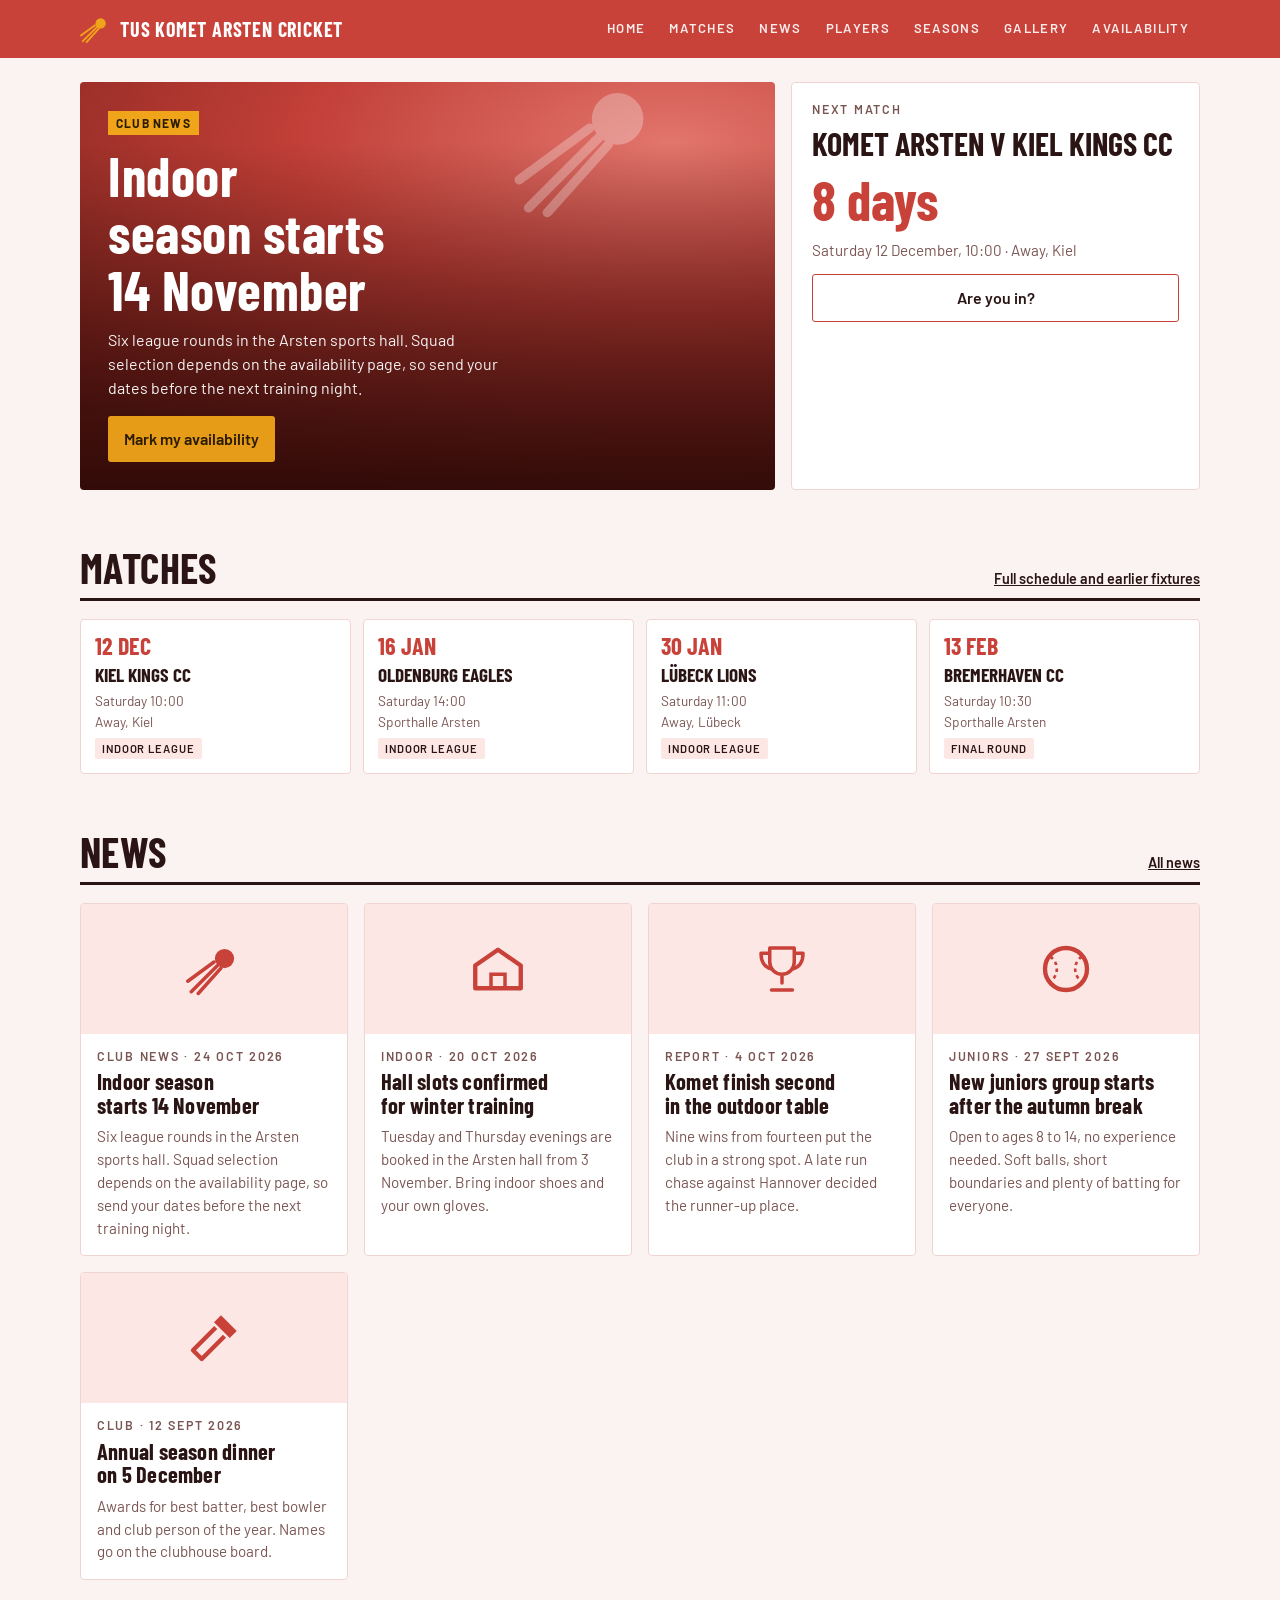
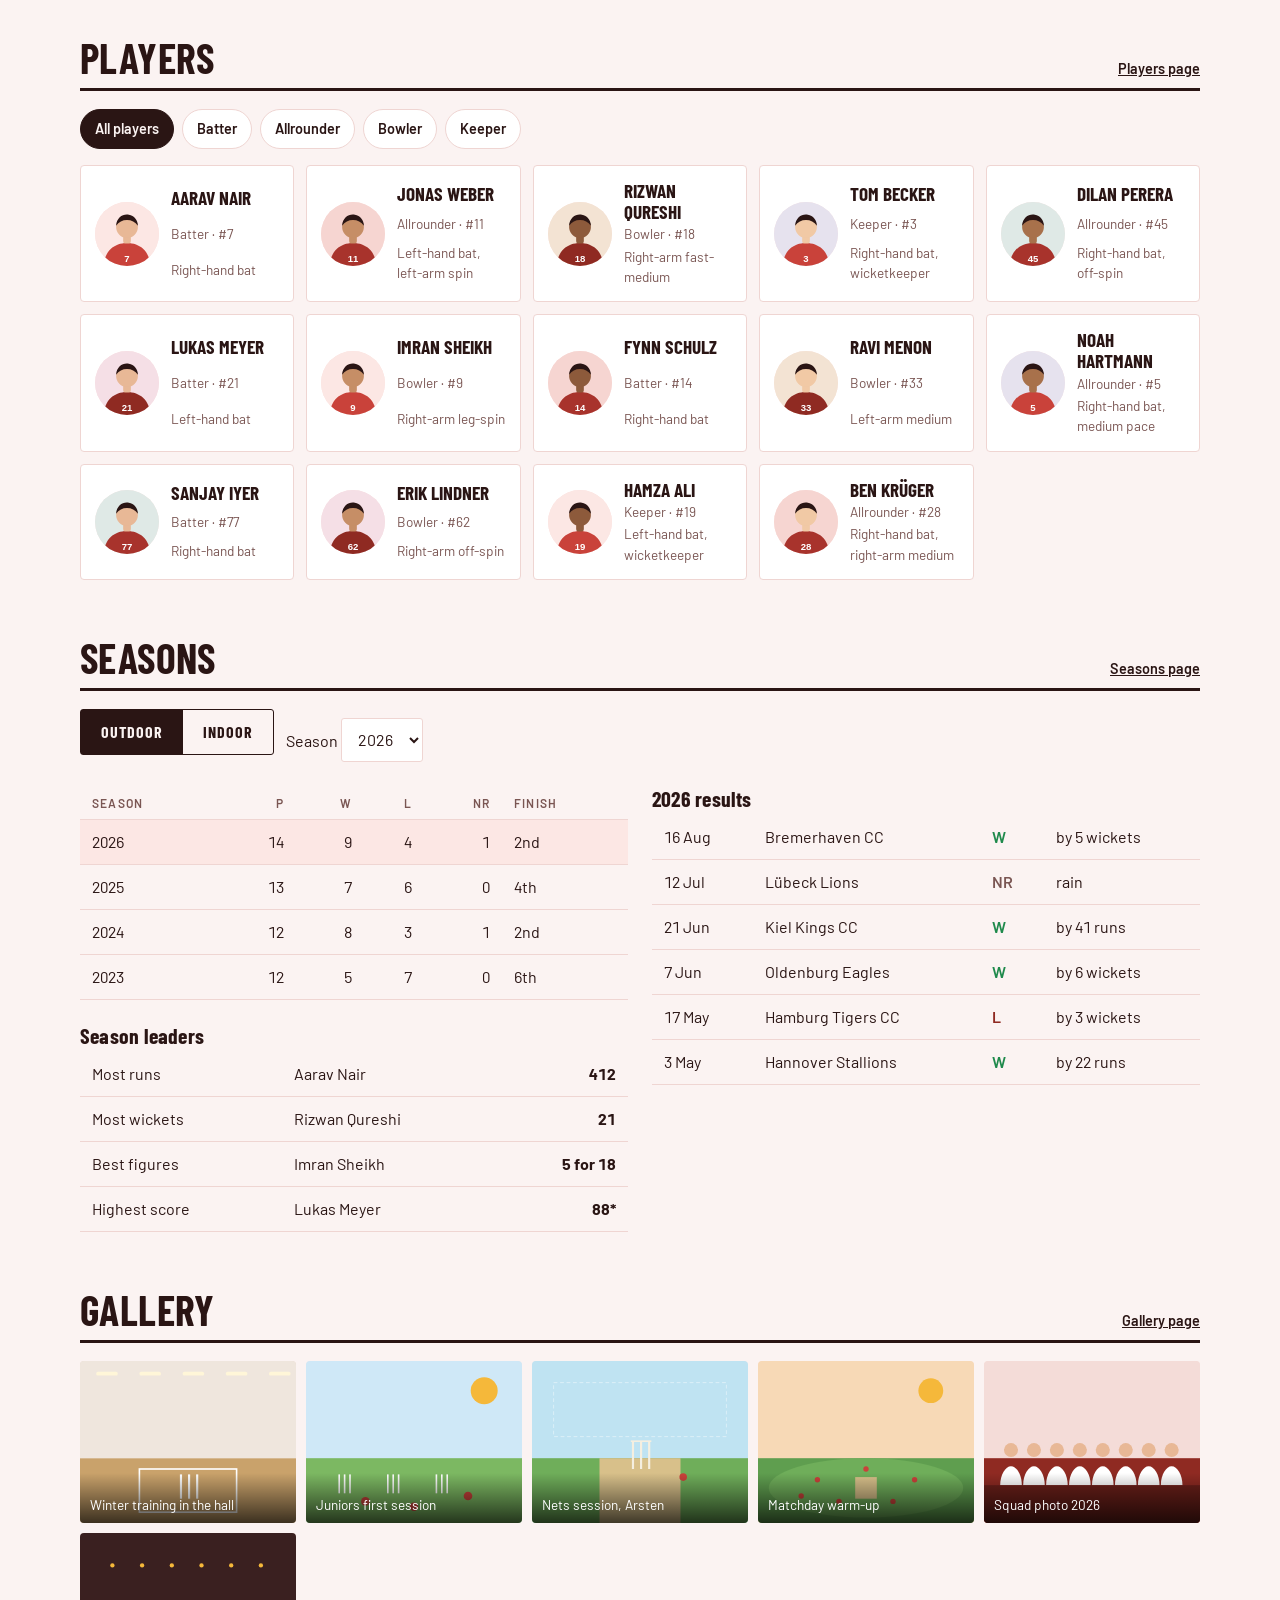
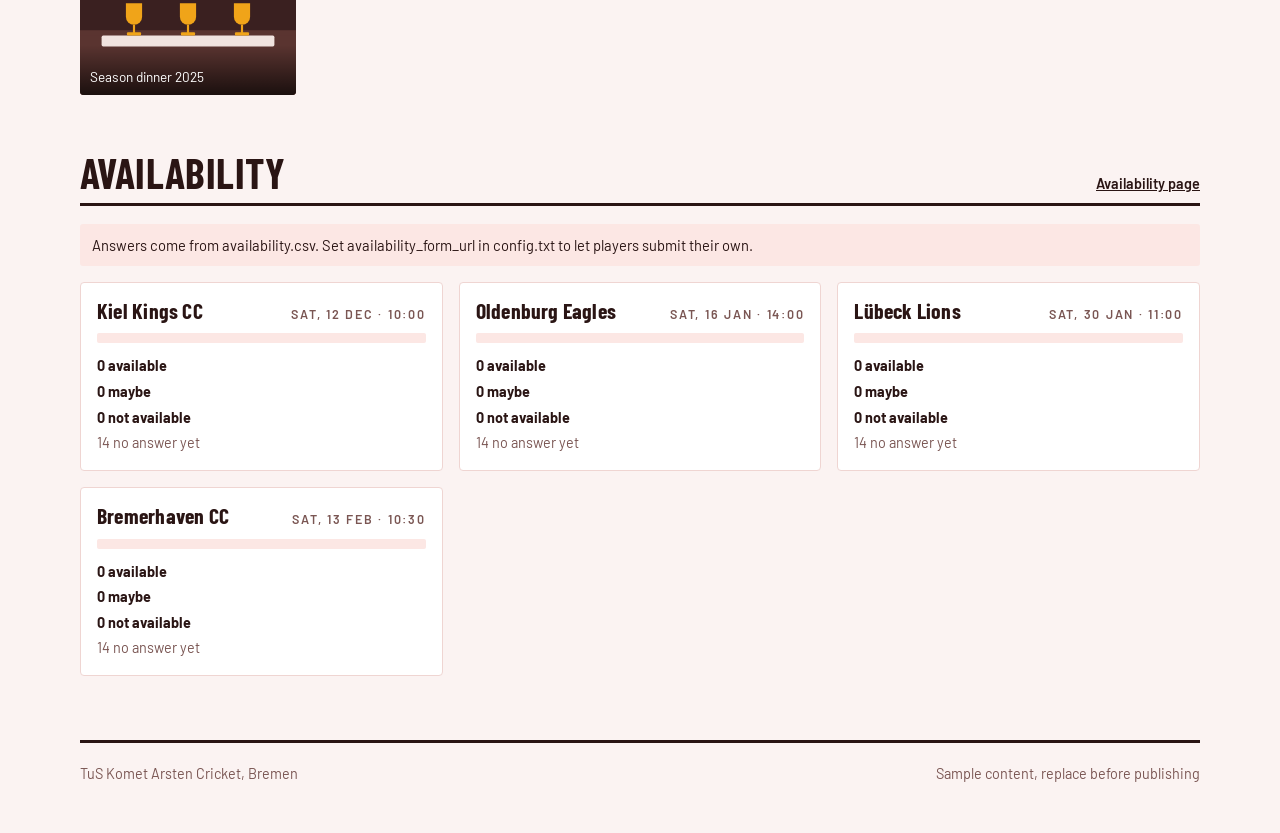
<file: index.html>
<!doctype html>
<html lang="en"><head><meta charset="utf-8"><meta name="viewport" content="width=device-width,initial-scale=1,viewport-fit=cover">
<title>TuS Komet Arsten Cricket</title>
<link rel="stylesheet" href="https://fonts.googleapis.com/css2?family=Barlow+Condensed:wght@600;700&family=Barlow:wght@400;500;600&display=swap">
<link rel="stylesheet" href="assets/style.css"></head>
<body><div id="site-header"></div>
<main class="wrap" id="top">
  <div class="hero"><article class="lead" id="lead"></article><aside class="next" aria-label="Next match" id="next"></aside></div>
  <section id="matches"><div class="head"><h2>Matches</h2><a href="matches.html">Full schedule and earlier fixtures</a></div><div id="r-matches"></div></section>
  <section id="news"><div class="head"><h2>News</h2><a href="news.html">All news</a></div><div id="r-news"></div></section>
  <section id="players"><div class="head"><h2>Players</h2><a href="players.html">Players page</a></div><div id="r-players"></div></section>
  <section id="seasons"><div class="head"><h2>Seasons</h2><a href="seasons.html">Seasons page</a></div><div id="r-seasons"></div></section>
  <section id="gallery"><div class="head"><h2>Gallery</h2><a href="gallery.html">Gallery page</a></div><div id="r-gallery"></div></section>
  <section id="availability"><div class="head"><h2>Availability</h2><a href="availability.html">Availability page</a></div><div id="r-availability"></div></section>
</main>
<div id="site-footer"></div>
<script src="assets/app.js"></script>
<script src="assets/sections.js"></script>
<script>
(async()=>{
  await Komet.init(location.pathname);
  const $=id=>document.getElementById(id);
  await Promise.all([
    Sections.hero($('lead'),$('next')),
    Sections.matches($('r-matches'),{limit:6}),
    Sections.news($('r-news'),{limit:6}),
    Sections.players($('r-players')),
    Sections.seasons($('r-seasons')),
    Sections.gallery($('r-gallery')),
    Sections.availability($('r-availability'))
  ]);
  Komet.finish();
})();
</script></body></html>
</file>
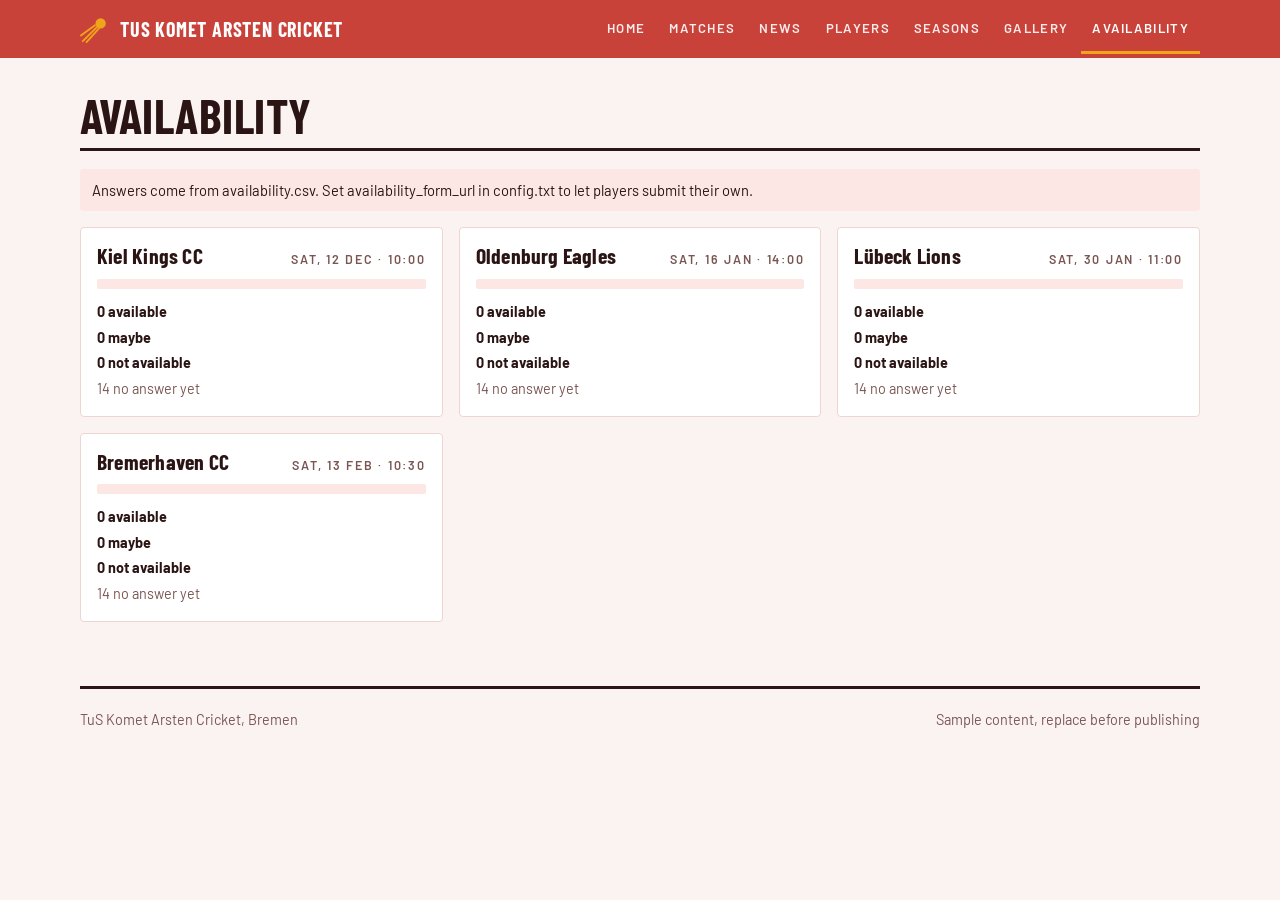
<file: availability.html>
<!doctype html>
<html lang="en"><head><meta charset="utf-8"><meta name="viewport" content="width=device-width,initial-scale=1,viewport-fit=cover">
<title>TuS Komet Arsten Cricket</title>
<link rel="stylesheet" href="https://fonts.googleapis.com/css2?family=Barlow+Condensed:wght@600;700&family=Barlow:wght@400;500;600&display=swap">
<link rel="stylesheet" href="assets/style.css"></head>
<body><div id="site-header"></div>
<main class="wrap" id="top">
  <section class="first"><div class="head"><h1>Availability</h1></div><div id="root"></div></section>
</main>
<div id="site-footer"></div>
<script src="assets/app.js"></script>
<script src="assets/sections.js"></script>
<script>
(async()=>{await Komet.init(location.pathname);await Sections.availability(document.getElementById('root'));Komet.finish();})();
</script></body></html>
</file>
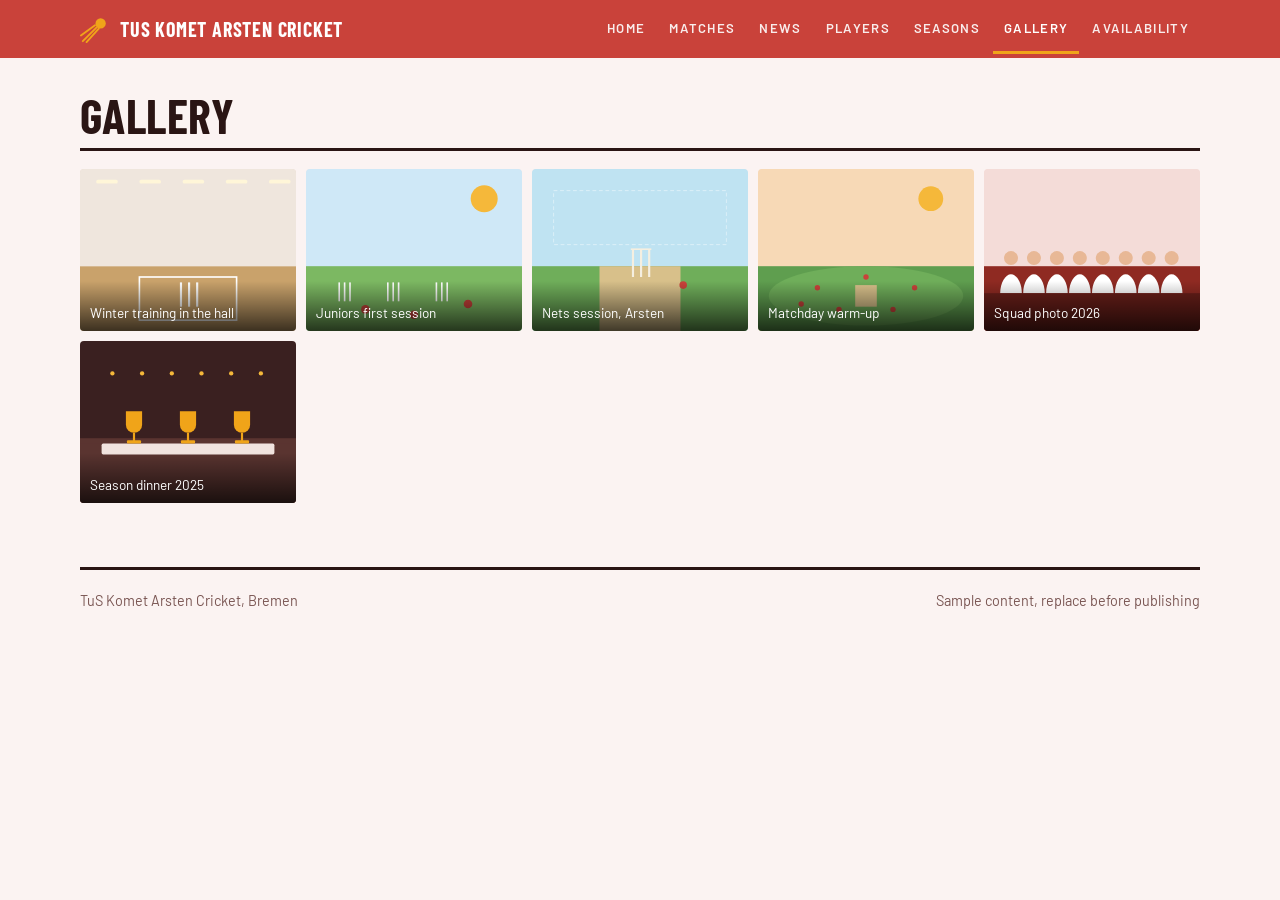
<file: gallery.html>
<!doctype html>
<html lang="en"><head><meta charset="utf-8"><meta name="viewport" content="width=device-width,initial-scale=1,viewport-fit=cover">
<title>TuS Komet Arsten Cricket</title>
<link rel="stylesheet" href="https://fonts.googleapis.com/css2?family=Barlow+Condensed:wght@600;700&family=Barlow:wght@400;500;600&display=swap">
<link rel="stylesheet" href="assets/style.css"></head>
<body><div id="site-header"></div>
<main class="wrap" id="top">
  <section class="first"><div class="head"><h1>Gallery</h1></div><div id="root"></div></section>
</main>
<div id="site-footer"></div>
<script src="assets/app.js"></script>
<script src="assets/sections.js"></script>
<script>
(async()=>{await Komet.init(location.pathname);await Sections.gallery(document.getElementById('root'));Komet.finish();})();
</script></body></html>
</file>
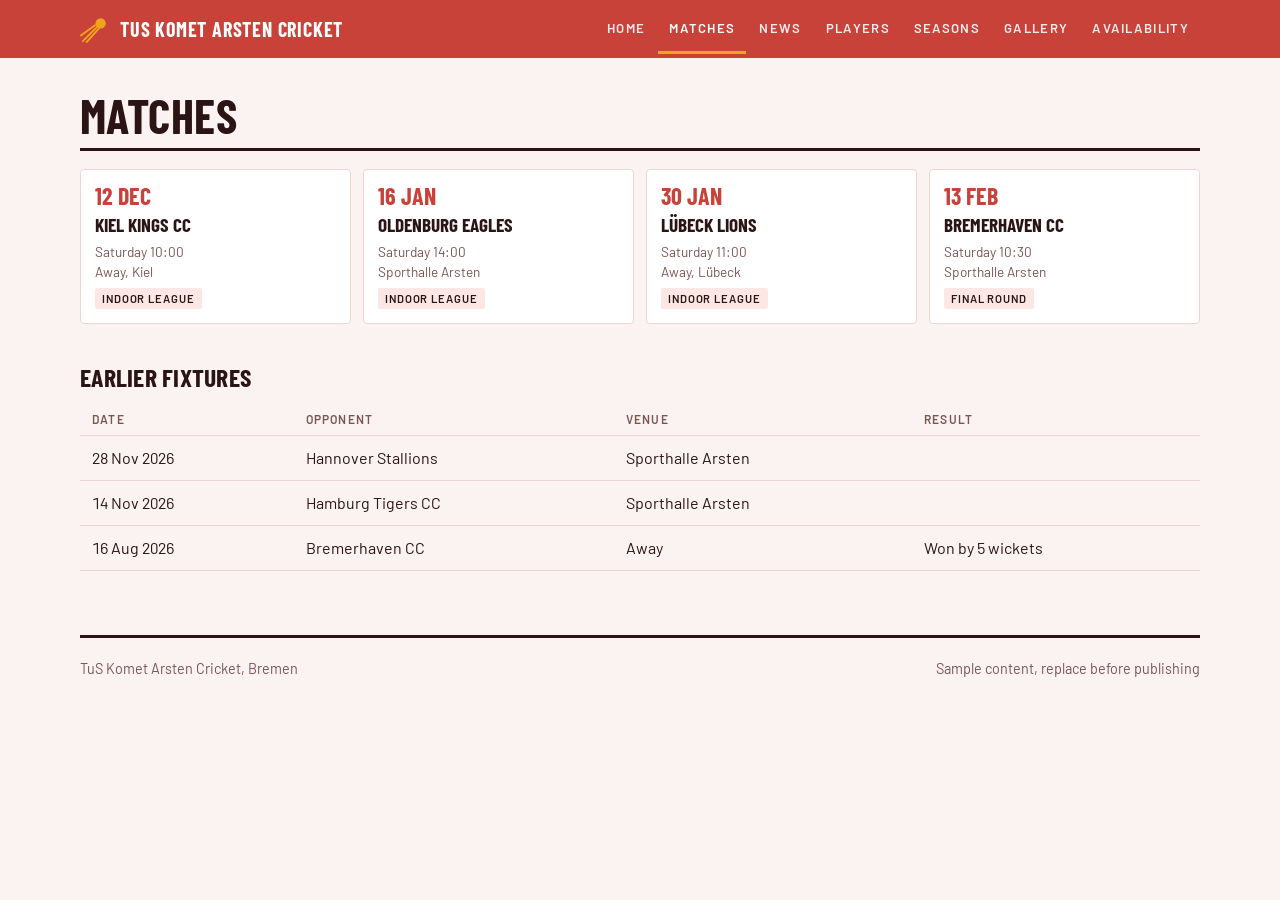
<file: matches.html>
<!doctype html>
<html lang="en"><head><meta charset="utf-8"><meta name="viewport" content="width=device-width,initial-scale=1,viewport-fit=cover">
<title>TuS Komet Arsten Cricket</title>
<link rel="stylesheet" href="https://fonts.googleapis.com/css2?family=Barlow+Condensed:wght@600;700&family=Barlow:wght@400;500;600&display=swap">
<link rel="stylesheet" href="assets/style.css"></head>
<body><div id="site-header"></div>
<main class="wrap" id="top">
  <section class="first"><div class="head"><h1>Matches</h1></div><div id="root"></div></section>
</main>
<div id="site-footer"></div>
<script src="assets/app.js"></script>
<script src="assets/sections.js"></script>
<script>
(async()=>{await Komet.init(location.pathname);await Sections.matches(document.getElementById('root'),{past:true});Komet.finish();})();
</script></body></html>
</file>
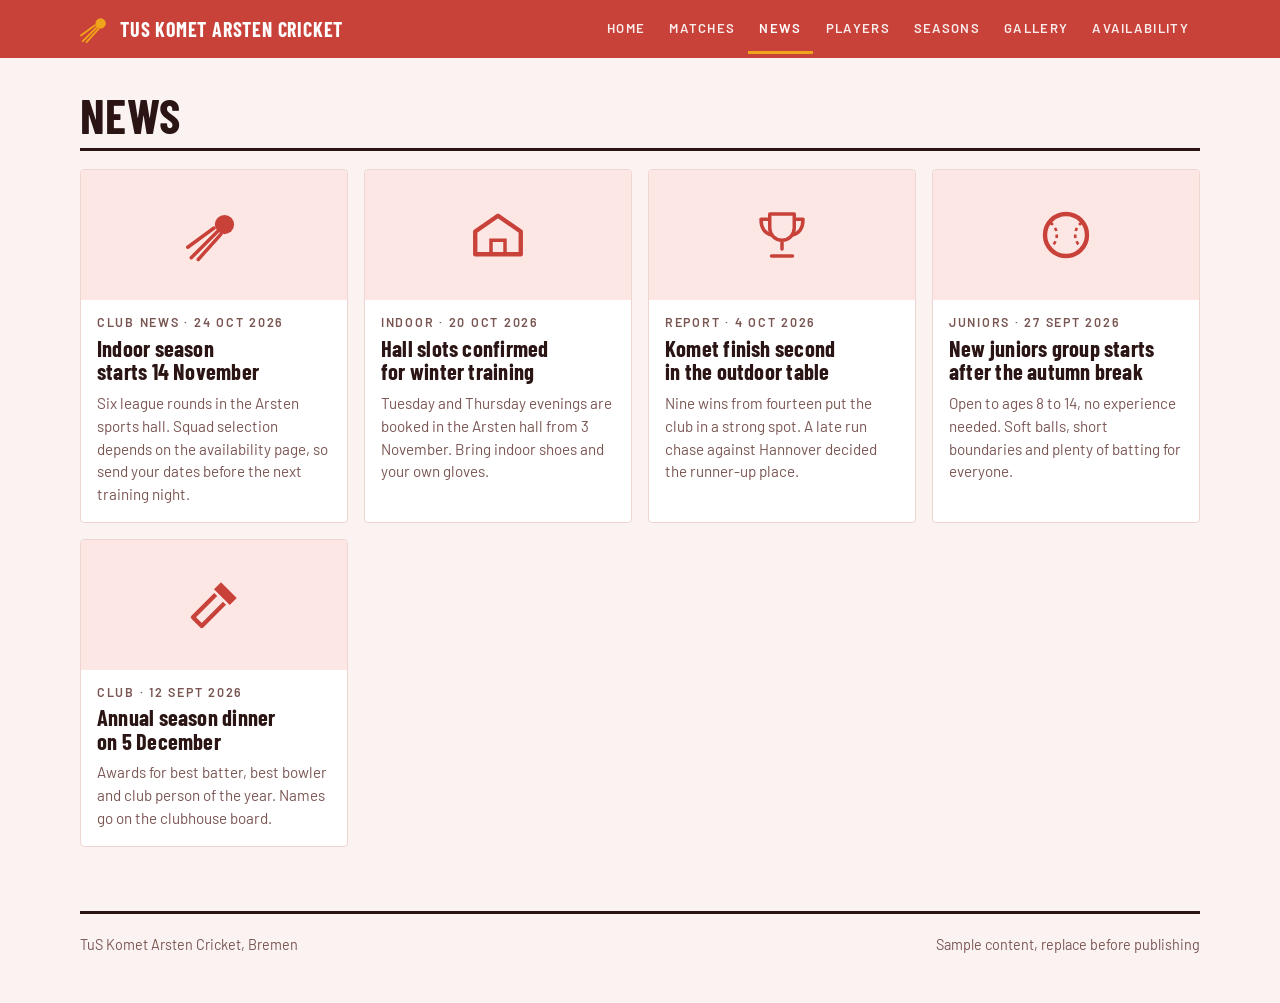
<file: news.html>
<!doctype html>
<html lang="en"><head><meta charset="utf-8"><meta name="viewport" content="width=device-width,initial-scale=1,viewport-fit=cover">
<title>TuS Komet Arsten Cricket</title>
<link rel="stylesheet" href="https://fonts.googleapis.com/css2?family=Barlow+Condensed:wght@600;700&family=Barlow:wght@400;500;600&display=swap">
<link rel="stylesheet" href="assets/style.css"></head>
<body><div id="site-header"></div>
<main class="wrap" id="top">
  <section class="first"><div class="head"><h1>News</h1></div><div id="root"></div></section>
</main>
<div id="site-footer"></div>
<script src="assets/app.js"></script>
<script src="assets/sections.js"></script>
<script>
(async()=>{await Komet.init(location.pathname);await Sections.news(document.getElementById('root'));Komet.finish();})();
</script></body></html>
</file>
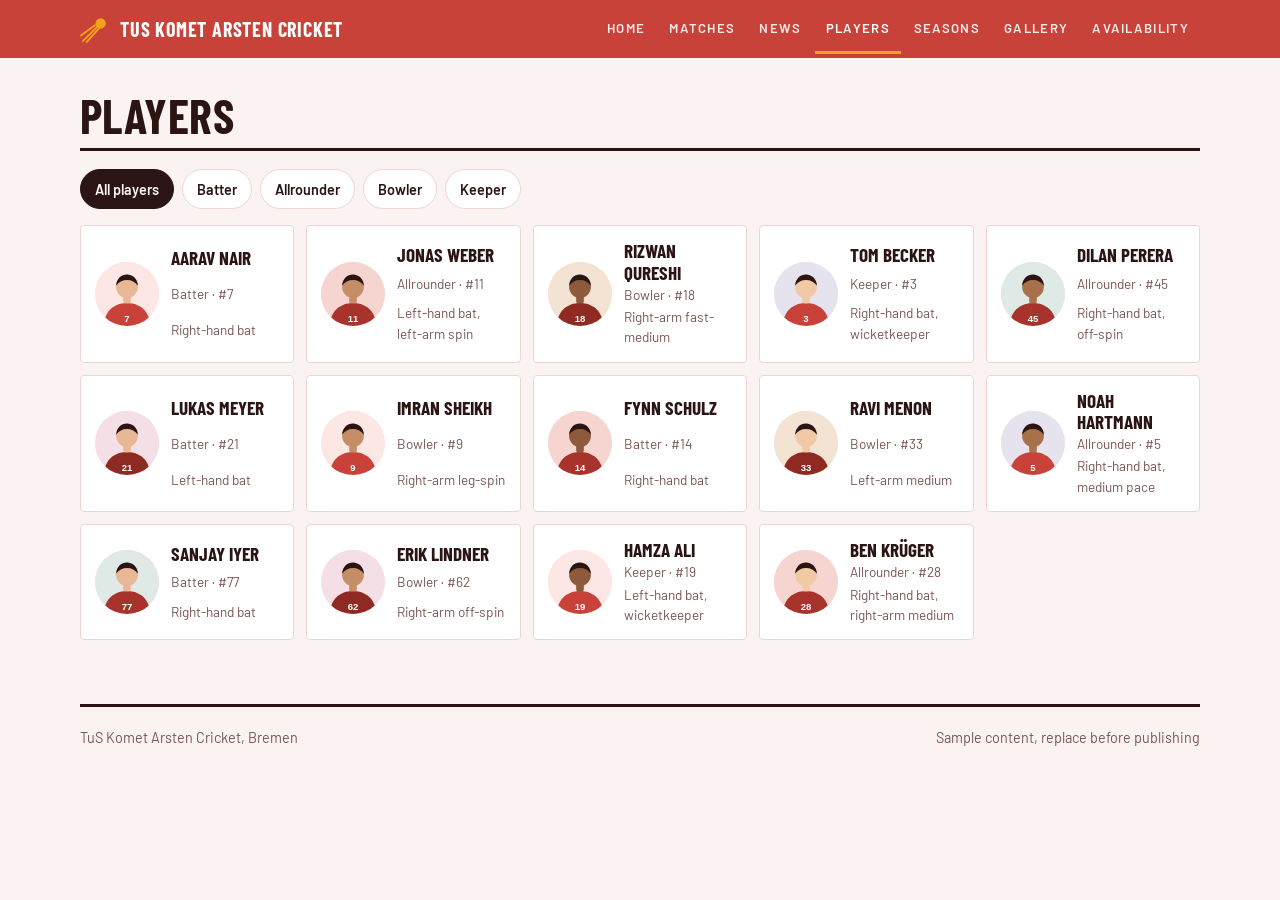
<file: players.html>
<!doctype html>
<html lang="en"><head><meta charset="utf-8"><meta name="viewport" content="width=device-width,initial-scale=1,viewport-fit=cover">
<title>TuS Komet Arsten Cricket</title>
<link rel="stylesheet" href="https://fonts.googleapis.com/css2?family=Barlow+Condensed:wght@600;700&family=Barlow:wght@400;500;600&display=swap">
<link rel="stylesheet" href="assets/style.css"></head>
<body><div id="site-header"></div>
<main class="wrap" id="top">
  <section class="first"><div class="head"><h1>Players</h1></div><div id="root"></div></section>
</main>
<div id="site-footer"></div>
<script src="assets/app.js"></script>
<script src="assets/sections.js"></script>
<script>
(async()=>{await Komet.init(location.pathname);await Sections.players(document.getElementById('root'));Komet.finish();})();
</script></body></html>
</file>
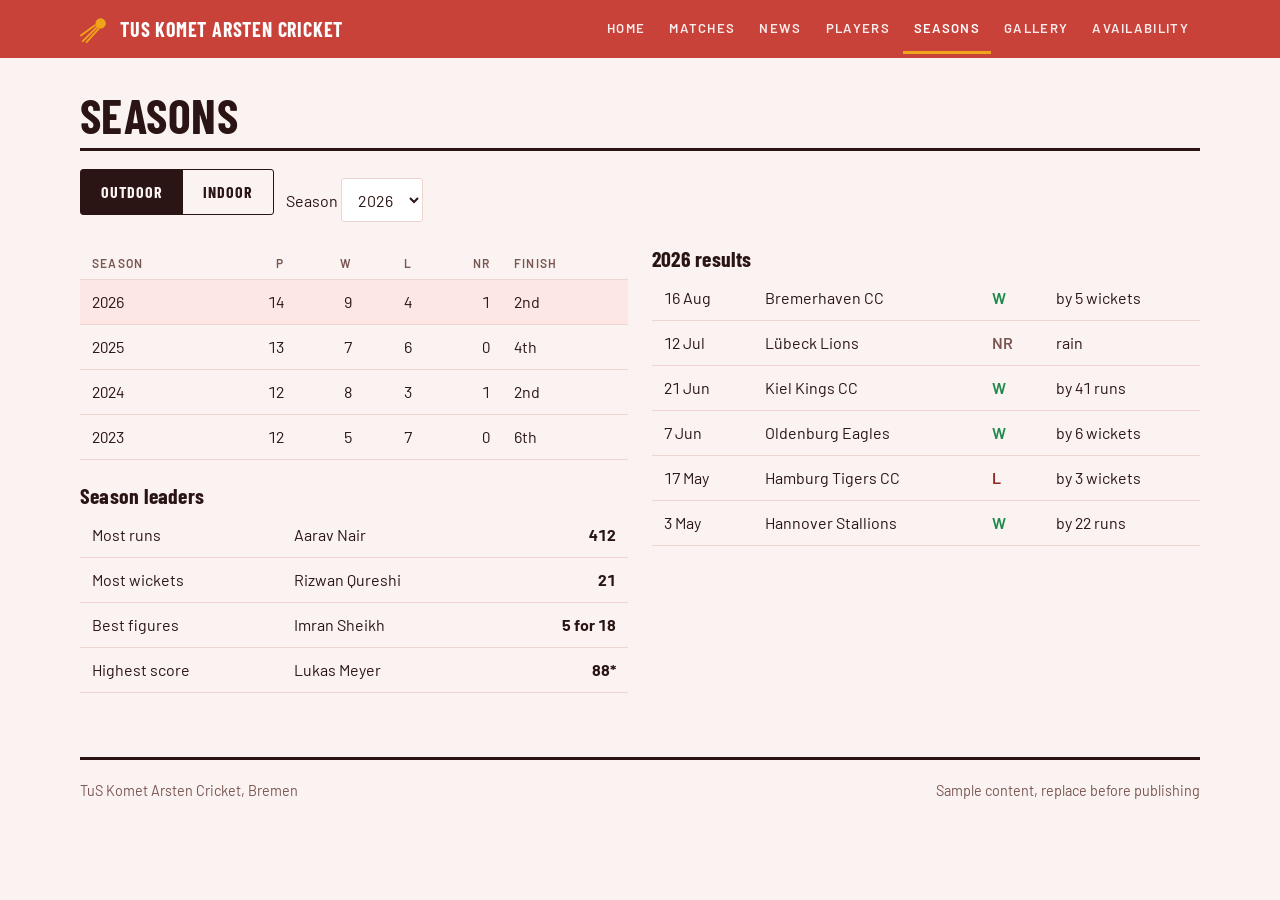
<file: seasons.html>
<!doctype html>
<html lang="en"><head><meta charset="utf-8"><meta name="viewport" content="width=device-width,initial-scale=1,viewport-fit=cover">
<title>TuS Komet Arsten Cricket</title>
<link rel="stylesheet" href="https://fonts.googleapis.com/css2?family=Barlow+Condensed:wght@600;700&family=Barlow:wght@400;500;600&display=swap">
<link rel="stylesheet" href="assets/style.css"></head>
<body><div id="site-header"></div>
<main class="wrap" id="top">
  <section class="first"><div class="head"><h1>Seasons</h1></div><div id="root"></div></section>
</main>
<div id="site-footer"></div>
<script src="assets/app.js"></script>
<script src="assets/sections.js"></script>
<script>
(async()=>{await Komet.init(location.pathname);await Sections.seasons(document.getElementById('root'));Komet.finish();})();
</script></body></html>
</file>
<file: assets/style.css>
/* Club site styles. Change colours in the :root block only. */
:root{
  --bg:#fbf3f2; --surface:#ffffff; --ink:#2a1514; --muted:#7a5653; --line:#efd5d2;
  --brand:#c9423a; --brand-ink:#ffffff; --accent:#f0a419; --accent-ink:#2a1c00;
  --yes:#1f8a4c; --maybe:#b9801a; --no:#8f2a22; --tint:#fce7e4;
  --font-display:'Barlow Condensed','Arial Narrow',sans-serif;
  --font-body:'Barlow',system-ui,-apple-system,'Segoe UI',sans-serif;
  color-scheme:light;
}
@media (prefers-color-scheme: dark){:root{
  --bg:#1c1011; --surface:#2a1819; --ink:#f9ebe9; --muted:#c29b97; --line:#4d2c2b;
  --brand:#ef7d74; --brand-ink:#2e0b09; --accent:#f5b83a; --accent-ink:#2a1c00;
  --yes:#4fc27f; --maybe:#e0a645; --no:#ff9f95; --tint:#3a2020; color-scheme:dark}}

*{box-sizing:border-box}
body{background:var(--bg);color:var(--ink);font:16px/1.5 var(--font-body);margin:0;
  padding-left:max(16px,env(safe-area-inset-left,0px));padding-right:max(16px,env(safe-area-inset-right,0px));padding-block:0 48px}
body::before{content:"";position:fixed;inset:0 0 auto;height:env(safe-area-inset-top,0px);background:var(--brand);z-index:10}
a{color:inherit}
img{max-width:100%}
h1,h2,h3{font-family:var(--font-display);font-weight:700;line-height:1.05;margin:0;text-wrap:balance;letter-spacing:.01em}
h2{font-size:clamp(1.9rem,4vw,2.6rem);text-transform:uppercase}
h3{font-size:1.35rem}
.wrap{max-width:1120px;margin-inline:auto}
.eyebrow{font:600 .78rem/1 var(--font-body);letter-spacing:.14em;text-transform:uppercase;color:var(--muted)}
button{font:inherit;color:inherit;cursor:pointer}
:focus-visible{outline:3px solid var(--accent);outline-offset:2px}
.muted{color:var(--muted)}

/* header */
.bar{position:sticky;top:env(safe-area-inset-top,0px);z-index:20;margin-inline:calc(-1*max(16px,env(safe-area-inset-left,0px)));
  padding-inline:max(16px,env(safe-area-inset-left,0px)) max(16px,env(safe-area-inset-right,0px));background:var(--brand);color:var(--brand-ink)}
.bar .wrap{display:flex;align-items:center;gap:20px;min-height:58px}
.brand{display:flex;align-items:center;gap:10px;text-decoration:none;font:700 1.25rem/1 var(--font-display);text-transform:uppercase;letter-spacing:.04em;white-space:nowrap}
.brand svg,.brand img{width:30px;height:30px;flex:none}
.brand svg{color:var(--accent)}
nav{display:flex;gap:2px;overflow-x:auto;scrollbar-width:none;margin-left:auto;min-width:0}
nav a{padding:18px 11px;text-decoration:none;font:600 .82rem/1 var(--font-body);letter-spacing:.1em;text-transform:uppercase;white-space:nowrap;opacity:.9}
nav a:hover,nav a[aria-current="page"]{opacity:1;box-shadow:inset 0 -3px var(--accent)}

/* hero */
.hero{display:grid;grid-template-columns:minmax(0,1.7fr) minmax(0,1fr);gap:16px;padding-top:24px}
.lead{position:relative;min-height:340px;border-radius:4px;overflow:hidden;color:#fff;display:flex;align-items:flex-end;padding:28px;
  background:linear-gradient(180deg,rgba(40,8,6,.05) 15%,rgba(40,8,6,.88)),radial-gradient(120% 90% at 85% 15%,#ec7b72 0,#c9423a 45%,#7d211b 100%)}
.lead>svg{position:absolute;right:-30px;top:-10px;width:62%;height:auto;opacity:.28}
.lead h1{font-size:clamp(2.1rem,5.2vw,3.4rem);max-width:15ch;position:relative}
.lead .tag{display:inline-block;background:var(--accent);color:var(--accent-ink);font:700 .75rem/1 var(--font-body);letter-spacing:.1em;text-transform:uppercase;padding:6px 8px;margin-bottom:12px;position:relative}
.lead p{margin:10px 0 0;max-width:46ch;position:relative;opacity:.95}
.next{background:var(--surface);border:1px solid var(--line);border-radius:4px;padding:20px;display:flex;flex-direction:column;gap:12px}
.next .vs{font:700 2rem/1.05 var(--font-display);text-transform:uppercase}
.next .big{font:700 3.4rem/1 var(--font-display);color:var(--brand)}
.next .meta{color:var(--muted);font-size:.95rem}
.btn{display:inline-flex;align-items:center;justify-content:center;gap:8px;background:var(--brand);color:var(--brand-ink);border:0;border-radius:3px;padding:11px 16px;font-weight:600;text-decoration:none;min-height:44px}
.btn.ghost{background:transparent;border:1.5px solid var(--brand);color:var(--ink)}
.btn.accent{background:var(--accent);color:var(--accent-ink)}

section{padding-top:56px}
section.first{padding-top:32px}
.head{display:flex;align-items:baseline;justify-content:space-between;gap:12px;flex-wrap:wrap;margin-bottom:18px;border-bottom:3px solid var(--ink);padding-bottom:8px}
.head a{font-weight:600;font-size:.9rem}
.head h1{font-size:clamp(2.1rem,5vw,3rem);text-transform:uppercase}

/* fixtures */
.fxgrid{display:grid;grid-template-columns:repeat(auto-fill,minmax(230px,1fr));gap:12px}
.fx{background:var(--surface);border:1px solid var(--line);border-radius:4px;padding:14px;display:flex;flex-direction:column;gap:6px;min-width:0}
.fx .d{font:700 1.5rem/1 var(--font-display);color:var(--brand);text-transform:uppercase}
.fx .o{font:700 1.2rem/1.1 var(--font-display);text-transform:uppercase}
.fx .m{font-size:.85rem;color:var(--muted)}
.pill{align-self:flex-start;font:600 .7rem/1 var(--font-body);letter-spacing:.08em;text-transform:uppercase;padding:5px 7px;border-radius:2px;background:var(--tint)}

/* news */
.news{display:grid;grid-template-columns:repeat(auto-fit,minmax(250px,1fr));gap:16px}
.card{background:var(--surface);border:1px solid var(--line);border-radius:4px;overflow:hidden;display:flex;flex-direction:column}
.card .pic{height:130px;background:var(--tint);display:grid;place-items:center}
.card .pic svg{width:56px;height:56px;color:var(--brand)}
.card .pic img{width:100%;height:100%;object-fit:cover}
.card .body{padding:16px;display:flex;flex-direction:column;gap:8px;min-width:0}
.card h3{font-size:1.4rem}
.card p{margin:0;color:var(--muted);font-size:.95rem}

/* players */
.chips{display:flex;gap:8px;flex-wrap:wrap;margin-bottom:16px}
.chip{border:1.5px solid var(--line);background:var(--surface);border-radius:999px;padding:8px 14px;font-weight:600;font-size:.9rem;min-height:40px}
.chip[aria-pressed="true"]{background:var(--ink);color:var(--bg);border-color:var(--ink)}
.players{display:grid;grid-template-columns:repeat(auto-fill,minmax(210px,1fr));gap:12px}
.pl{background:var(--surface);border:1px solid var(--line);border-radius:4px;padding:14px;display:grid;grid-template-columns:auto 1fr;gap:2px 12px;align-items:center;min-width:0}
.pl .n{grid-row:span 3;font:700 2.6rem/1 var(--font-display);color:var(--brand);min-width:2ch;text-align:center}
.pl img{grid-row:span 3;width:56px;height:56px;border-radius:50%;object-fit:cover}
.pl b{font:700 1.2rem/1.1 var(--font-display);text-transform:uppercase}
.pl span{font-size:.85rem;color:var(--muted)}

/* seasons */
.tabs{display:flex;margin-bottom:16px;border:1.5px solid var(--ink);border-radius:3px;width:max-content;max-width:100%}
.tabs button{background:transparent;border:0;padding:11px 20px;font:700 1rem/1 var(--font-display);text-transform:uppercase;letter-spacing:.06em;min-height:44px}
.tabs button[aria-selected="true"]{background:var(--ink);color:var(--bg)}
.scroll{overflow-x:auto}
table{border-collapse:collapse;width:100%;min-width:420px;font-variant-numeric:tabular-nums}
th,td{text-align:left;padding:10px 12px;border-bottom:1px solid var(--line);white-space:nowrap}
th{font:600 .75rem/1 var(--font-body);letter-spacing:.1em;text-transform:uppercase;color:var(--muted)}
td.num,th.num{text-align:right}
tr.sel td{background:var(--tint)}
.two{display:grid;grid-template-columns:repeat(auto-fit,minmax(300px,1fr));gap:24px}
.res-w{color:var(--yes);font-weight:600}.res-l{color:var(--no);font-weight:600}.res-n{color:var(--muted);font-weight:600}
select,input[type=text]{font:inherit;color:var(--ink);background:var(--surface);border:1.5px solid var(--line);border-radius:3px;padding:10px 12px;min-height:44px;max-width:100%}
.toolbar{display:flex;gap:12px;align-items:center;flex-wrap:wrap;margin-bottom:16px}

/* gallery */
.gal{display:grid;grid-template-columns:repeat(auto-fill,minmax(210px,1fr));gap:10px}
.gal figure{margin:0;position:relative;aspect-ratio:4/3;border-radius:4px;overflow:hidden;background:var(--tint)}
.gal button{all:unset;display:block;width:100%;height:100%;cursor:zoom-in}
.gal img{width:100%;height:100%;object-fit:cover;display:block}
.gal figcaption{position:absolute;inset:auto 0 0;padding:22px 10px 8px;color:#fff;font-size:.85rem;background:linear-gradient(transparent,rgba(0,0,0,.7));pointer-events:none}
.gal .ph{width:100%;height:100%;display:grid;place-items:center;color:var(--brand)}
.gal .ph svg{width:44%;height:44%;opacity:.7}
dialog{border:0;padding:0;background:transparent;max-width:min(92vw,1100px);max-height:92vh}
dialog::backdrop{background:rgba(20,6,6,.85)}
dialog img{display:block;max-height:80vh;margin:auto;border-radius:4px}
dialog p{color:#fff;text-align:center;margin:10px 0 0}
dialog button{position:absolute;top:8px;right:8px;background:var(--brand);color:var(--brand-ink);border:0;border-radius:3px;min-width:44px;min-height:44px}

/* availability */
.polls{display:grid;grid-template-columns:repeat(auto-fit,minmax(300px,1fr));gap:16px}
.pm{background:var(--surface);border:1px solid var(--line);border-radius:4px;padding:16px;display:flex;flex-direction:column;gap:12px;min-width:0}
.pm .t{display:flex;justify-content:space-between;gap:8px;align-items:baseline;flex-wrap:wrap}
.bars{display:flex;height:10px;border-radius:2px;overflow:hidden;background:var(--tint)}
.bars i{display:block}
.bars .y{background:var(--yes)}.bars .m{background:var(--maybe)}.bars .n{background:var(--no)}
.names{display:grid;gap:4px;font-size:.9rem;color:var(--muted)}
.names b{color:var(--ink)}
.note{background:var(--tint);border-radius:3px;padding:10px 12px;font-size:.92rem;margin-bottom:16px}
.warn{background:var(--accent);color:var(--accent-ink);border-radius:3px;padding:10px 12px;margin-top:16px;font-size:.92rem}

footer{margin-top:64px;padding-top:20px;border-top:3px solid var(--ink);display:flex;justify-content:space-between;gap:12px;flex-wrap:wrap;color:var(--muted);font-size:.9rem}
@media (max-width:820px){.hero{grid-template-columns:1fr}.lead{min-height:280px}.brand .long{display:none}}
@media (prefers-reduced-motion:no-preference){html{scroll-behavior:smooth}}

/* one-page layout helpers */
section[id]{scroll-margin-top:72px}
.hero{scroll-margin-top:72px}
.sub{margin:40px 0 12px;font-size:1.6rem;text-transform:uppercase}
.sub2{margin:24px 0 6px}.sub3{margin-bottom:6px}
.pl img{width:64px;height:64px;background:var(--tint)}
</file>
